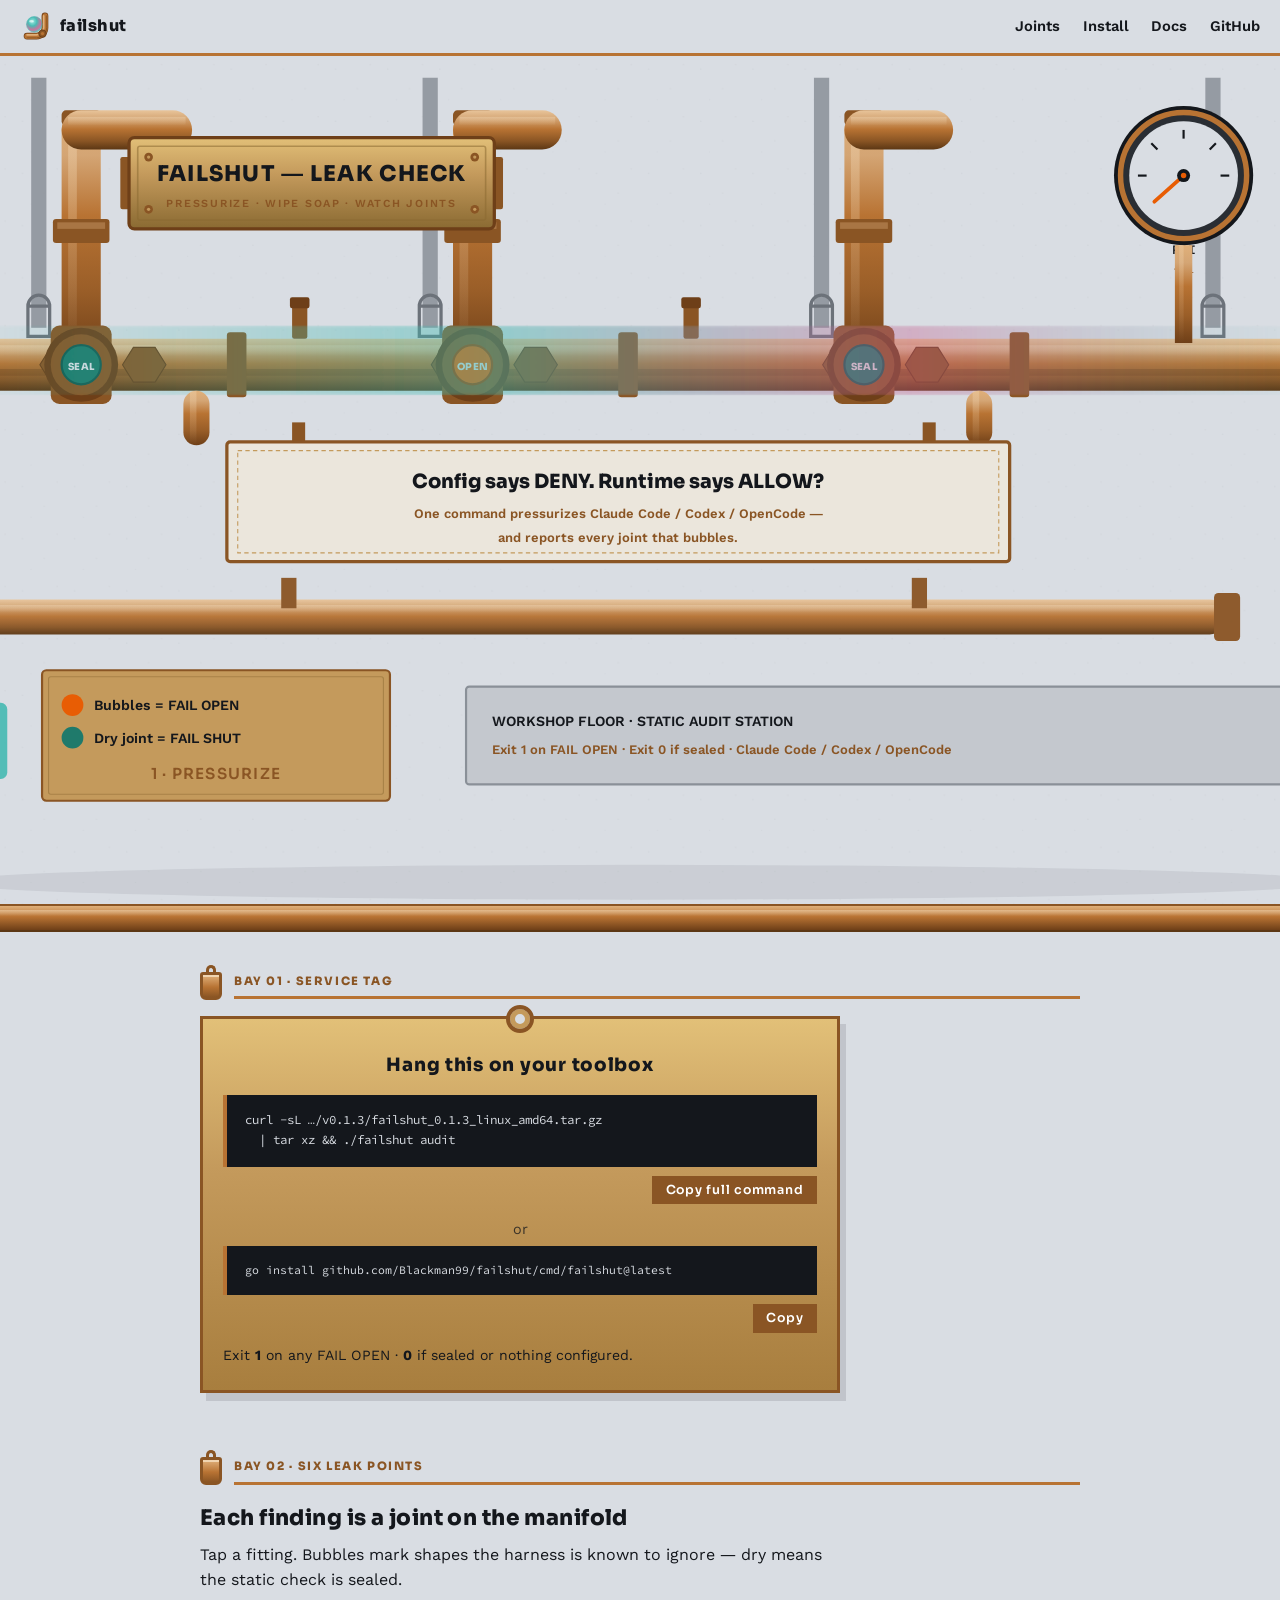
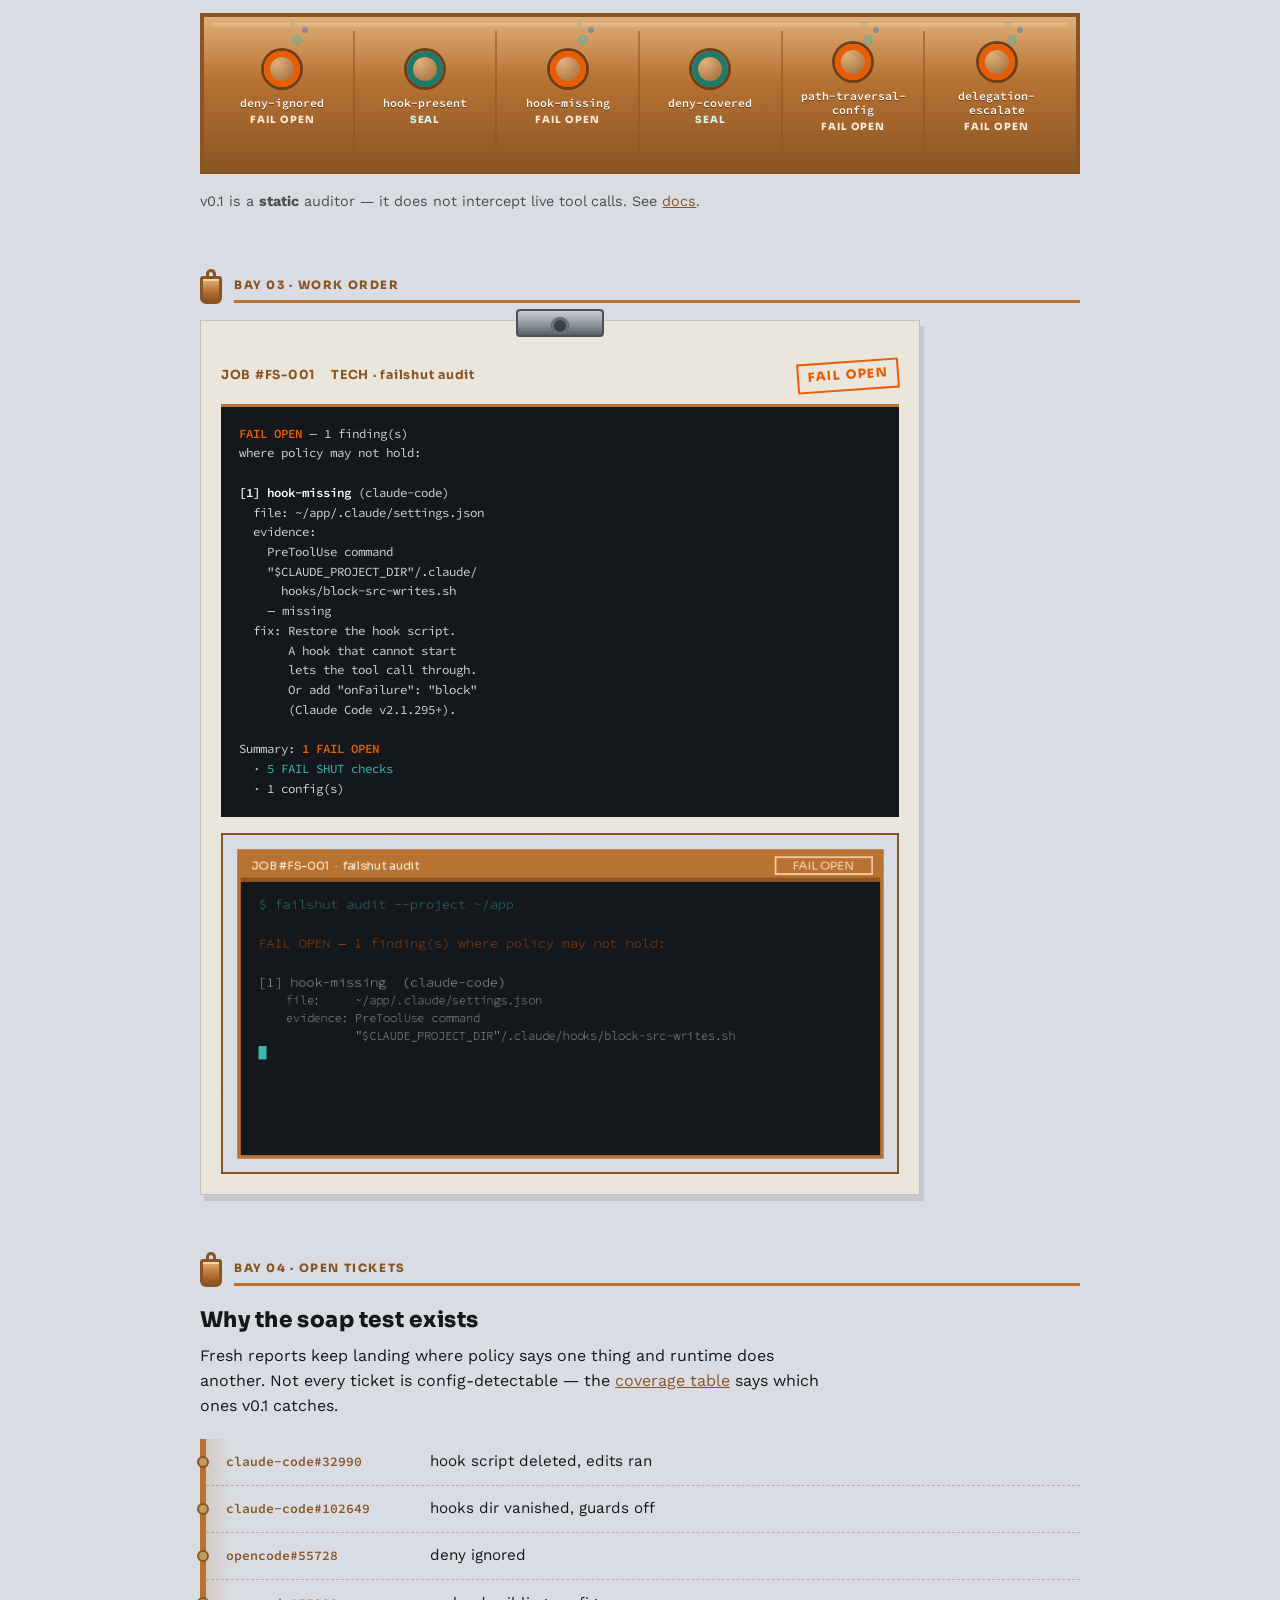
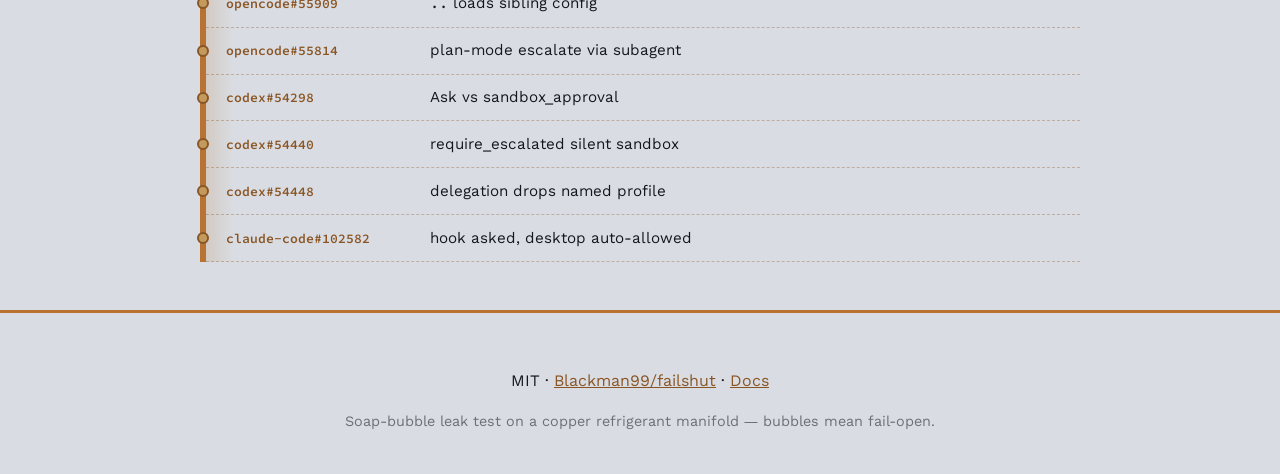
<file: site/index.html>
<!DOCTYPE html>
<html lang="en">
<head>
<meta charset="utf-8"/>
<meta name="viewport" content="width=device-width, initial-scale=1"/>
<title>failshut — leak-check for AI agent permission hooks</title>
<meta name="description" content="Tell you, in one command, whether your AI coding-agent permission hooks and deny/ask rules actually fail shut — or silently fail open."/>
<meta name="theme-color" content="#d9dde3"/>
<link rel="canonical" href="https://blackman99.github.io/failshut/"/>
<meta property="og:title" content="failshut — FAIL OPEN or FAIL SHUT?"/>
<meta property="og:description" content="Static leak-check for Claude Code / Codex / OpenCode permission configs. One command. Exit 1 if anything fails open."/>
<meta property="og:image" content="https://blackman99.github.io/failshut/og.png"/>
<meta property="og:image:width" content="1200"/>
<meta property="og:image:height" content="630"/>
<meta property="og:image:alt" content="Copper refrigerant manifold with soap bubbles on a fail-open joint and a brass FAILSHUT nameplate"/>
<meta property="og:url" content="https://blackman99.github.io/failshut/"/>
<meta property="og:type" content="website"/>
<meta property="og:site_name" content="failshut"/>
<meta name="twitter:card" content="summary_large_image"/>
<meta name="twitter:title" content="failshut — leak-check for AI agent permissions"/>
<meta name="twitter:description" content="Config says DENY. Runtime says ALLOW? Find out in one command."/>
<meta name="twitter:image" content="https://blackman99.github.io/failshut/og.png"/>
<link rel="icon" href="favicon.svg" type="image/svg+xml"/>
<link rel="icon" href="favicon-32.png" type="image/png" sizes="32x32"/>
<link rel="icon" href="favicon-16.png" type="image/png" sizes="16x16"/>
<link rel="apple-touch-icon" href="apple-touch-icon.png" sizes="180x180"/>
<link rel="preload" href="fonts/sora.woff2" as="font" type="font/woff2" crossorigin/>
<link rel="preload" href="fonts/work-sans.woff2" as="font" type="font/woff2" crossorigin/>
<link rel="stylesheet" href="style.css"/>
<script type="application/ld+json">{"@context":"https://schema.org","@type":"SoftwareApplication","name":"failshut","applicationCategory":"DeveloperApplication","operatingSystem":"Linux, macOS, Windows","license":"https://opensource.org/licenses/MIT","url":"https://blackman99.github.io/failshut/","codeRepository":"https://github.com/Blackman99/failshut","offers":{"@type":"Offer","price":"0","priceCurrency":"USD"},"description":"Static leak-check for AI coding-agent permission hooks and deny/ask rules."}</script>
</head>
<body>
<a class="skip" href="#main">Skip to content</a>

<header class="shop-bar">
  <a class="brand" href="./"><img src="logo.svg" width="32" height="32" alt=""/>failshut</a>
  <nav aria-label="Primary">
    <a href="#joints">Joints</a>
    <a href="#install">Install</a>
    <a href="docs/">Docs</a>
    <a href="https://github.com/Blackman99/failshut">GitHub</a>
  </nav>
</header>

<main id="main">

<!-- ========== HERO: manifold fills the first viewport ========== -->
<section class="hero" id="manifold" aria-label="Copper manifold soap-bubble leak check">
  <div class="shop-wall" aria-hidden="true"></div>

  <!-- DESKTOP: horizontal manifold — meet (never slice/crop) -->
  <svg class="manifold manifold-desk" viewBox="0 0 1440 780" preserveAspectRatio="xMidYMid slice" role="img" aria-labelledby="manifold-title manifold-desc">
    <title id="manifold-title">Pressurized copper refrigerant manifold</title>
    <desc id="manifold-desc">A workshop copper pipe run with brass stamped nameplate. After pressure rises and soap is wiped on, soap bubbles nucleate only on the fail-open joint; sealed joints stay dry.</desc>
    <defs>
      <linearGradient id="cu-v" x1="0" y1="0" x2="0" y2="1">
        <stop offset="0%" stop-color="#e0b07a"/>
        <stop offset="18%" stop-color="#d4a574"/>
        <stop offset="42%" stop-color="#b87333"/>
        <stop offset="72%" stop-color="#9a5e28"/>
        <stop offset="100%" stop-color="#6e3f18"/>
      </linearGradient>
      <linearGradient id="cu-h" x1="0" y1="0" x2="0" y2="1">
        <stop offset="0%" stop-color="#e8c49a"/>
        <stop offset="22%" stop-color="#d4a574"/>
        <stop offset="48%" stop-color="#b87333"/>
        <stop offset="78%" stop-color="#8a5524"/>
        <stop offset="100%" stop-color="#5c3714"/>
      </linearGradient>
      <linearGradient id="cu-hi" x1="0" y1="0" x2="0" y2="1">
        <stop offset="0%" stop-color="#f0d4b0" stop-opacity=".9"/>
        <stop offset="100%" stop-color="#f0d4b0" stop-opacity="0"/>
      </linearGradient>
      <linearGradient id="brass-g" x1="0" y1="0" x2="0" y2="1">
        <stop offset="0%" stop-color="#e2c078"/>
        <stop offset="40%" stop-color="#c49a5c"/>
        <stop offset="100%" stop-color="#8a6a32"/>
      </linearGradient>
      <radialGradient id="soap-fill" cx="35%" cy="30%" r="65%">
        <stop offset="0%" stop-color="#9fe8e2" stop-opacity=".55"/>
        <stop offset="35%" stop-color="#3db8b0" stop-opacity=".75"/>
        <stop offset="70%" stop-color="#c45a8c" stop-opacity=".55"/>
        <stop offset="100%" stop-color="#3db8b0" stop-opacity=".25"/>
      </radialGradient>
      <linearGradient id="soap-brush" x1="0" y1="0" x2="1" y2="0">
        <stop offset="0%" stop-color="#3db8b0" stop-opacity="0"/>
        <stop offset="40%" stop-color="#3db8b0" stop-opacity=".45"/>
        <stop offset="70%" stop-color="#c45a8c" stop-opacity=".35"/>
        <stop offset="100%" stop-color="#3db8b0" stop-opacity="0"/>
      </linearGradient>
      <filter id="soft-blur" x="-20%" y="-20%" width="140%" height="140%">
        <feGaussianBlur stdDeviation="1.4"/>
      </filter>
      <pattern id="concrete" width="48" height="48" patternUnits="userSpaceOnUse">
        <rect width="48" height="48" fill="#d9dde3"/>
        <circle cx="8" cy="12" r=".6" fill="#c4c8ce" opacity=".5"/>
        <circle cx="28" cy="30" r=".5" fill="#b8bcc4" opacity=".4"/>
        <circle cx="40" cy="8" r=".7" fill="#c4c8ce" opacity=".35"/>
        <circle cx="16" cy="40" r=".4" fill="#b0b4bc" opacity=".4"/>
      </pattern>
      <clipPath id="pipe-run-clip">
        <rect x="60" y="248" width="1320" height="64"/>
      </clipPath>
    </defs>

    <rect width="1440" height="780" fill="url(#concrete)"/>

    <!-- supports -->
    <g class="supports" opacity=".85">
      <rect x="160" y="20" width="14" height="230" fill="#8a9098"/>
      <rect x="520" y="20" width="14" height="230" fill="#8a9098"/>
      <rect x="880" y="20" width="14" height="230" fill="#8a9098"/>
      <rect x="1240" y="20" width="14" height="230" fill="#8a9098"/>
      <path d="M157 230 h20 v28 h-20 z M157 230 a10 10 0 0 1 20 0" fill="none" stroke="#5a6068" stroke-width="3"/>
      <path d="M517 230 h20 v28 h-20 z M517 230 a10 10 0 0 1 20 0" fill="none" stroke="#5a6068" stroke-width="3"/>
      <path d="M877 230 h20 v28 h-20 z M877 230 a10 10 0 0 1 20 0" fill="none" stroke="#5a6068" stroke-width="3"/>
      <path d="M1237 230 h20 v28 h-20 z M1237 230 a10 10 0 0 1 20 0" fill="none" stroke="#5a6068" stroke-width="3"/>
    </g>

    <!-- risers -->
    <g class="riser">
      <rect x="188" y="50" width="36" height="230" rx="18" fill="url(#cu-v)"/>
      <rect x="194" y="50" width="8" height="230" fill="url(#cu-hi)" opacity=".55"/>
      <rect x="188" y="50" width="36" height="14" rx="4" fill="#8a5524"/>
      <rect x="180" y="150" width="52" height="22" rx="3" fill="#8a5524"/>
      <rect x="184" y="153" width="44" height="6" fill="#d4a574" opacity=".4"/>
    </g>
    <g class="riser">
      <rect x="548" y="50" width="36" height="230" rx="18" fill="url(#cu-v)"/>
      <rect x="554" y="50" width="8" height="230" fill="url(#cu-hi)" opacity=".55"/>
      <rect x="548" y="50" width="36" height="14" rx="4" fill="#8a5524"/>
      <rect x="540" y="150" width="52" height="22" rx="3" fill="#8a5524"/>
      <rect x="544" y="153" width="44" height="6" fill="#d4a574" opacity=".4"/>
    </g>
    <g class="riser">
      <rect x="908" y="50" width="36" height="230" rx="18" fill="url(#cu-v)"/>
      <rect x="914" y="50" width="8" height="230" fill="url(#cu-hi)" opacity=".55"/>
      <rect x="908" y="50" width="36" height="14" rx="4" fill="#8a5524"/>
      <rect x="900" y="150" width="52" height="22" rx="3" fill="#8a5524"/>
      <rect x="904" y="153" width="44" height="6" fill="#d4a574" opacity=".4"/>
    </g>

    <rect x="188" y="50" width="120" height="36" rx="18" fill="url(#cu-h)"/>
    <rect x="194" y="56" width="108" height="8" fill="url(#cu-hi)" opacity=".5"/>
    <rect x="548" y="50" width="100" height="36" rx="18" fill="url(#cu-h)"/>
    <rect x="554" y="56" width="88" height="8" fill="url(#cu-hi)" opacity=".5"/>
    <rect x="908" y="50" width="100" height="36" rx="18" fill="url(#cu-h)"/>
    <rect x="914" y="56" width="88" height="8" fill="url(#cu-hi)" opacity=".5"/>

    <!-- header run (raised) -->
    <g class="header-run">
      <rect x="60" y="260" width="1320" height="48" rx="24" fill="url(#cu-h)"/>
      <rect x="70" y="266" width="1300" height="10" rx="5" fill="url(#cu-hi)" opacity=".55"/>
      <rect x="70" y="288" width="1300" height="6" rx="3" fill="#6e3f18" opacity=".35"/>
      <rect x="48" y="252" width="28" height="64" rx="6" fill="#8a5524"/>
      <rect x="1364" y="252" width="28" height="64" rx="6" fill="#8a5524"/>
      <rect x="340" y="254" width="18" height="60" rx="3" fill="#8a5524"/>
      <rect x="700" y="254" width="18" height="60" rx="3" fill="#8a5524"/>
      <rect x="1060" y="254" width="18" height="60" rx="3" fill="#8a5524"/>
    </g>

    <g class="tees">
      <rect x="178" y="248" width="56" height="72" rx="8" fill="#8a5524"/>
      <rect x="186" y="256" width="40" height="10" fill="#d4a574" opacity=".35"/>
      <rect x="538" y="248" width="56" height="72" rx="8" fill="#8a5524"/>
      <rect x="546" y="256" width="40" height="10" fill="#d4a574" opacity=".35"/>
      <rect x="898" y="248" width="56" height="72" rx="8" fill="#8a5524"/>
      <rect x="906" y="256" width="40" height="10" fill="#d4a574" opacity=".35"/>
    </g>

    <g class="hex-nuts" fill="#8a5524" stroke="#6e3f18" stroke-width="1">
      <polygon points="168,284 178,268 198,268 208,284 198,300 178,300"/>
      <polygon points="244,284 254,268 274,268 284,284 274,300 254,300"/>
      <polygon points="528,284 538,268 558,268 568,284 558,300 538,300"/>
      <polygon points="604,284 614,268 634,268 644,284 634,300 614,300"/>
      <polygon points="888,284 898,268 918,268 928,284 918,300 898,300"/>
      <polygon points="964,284 974,268 994,268 1004,284 994,300 974,300"/>
    </g>
    <g class="schraders">
      <rect x="400" y="230" width="14" height="30" rx="2" fill="#8a5524"/>
      <rect x="398" y="222" width="18" height="10" rx="2" fill="#6e3f18"/>
      <rect x="760" y="230" width="14" height="30" rx="2" fill="#8a5524"/>
      <rect x="758" y="222" width="18" height="10" rx="2" fill="#6e3f18"/>
    </g>

    <!-- Joint A SEAL -->
    <g class="joint seal" data-state="seal" transform="translate(206 284)">
      <circle r="34" fill="#6e3f18"/>
      <circle r="28" fill="#8a5524"/>
      <circle r="18" fill="#1f7a6b"/>
      <circle r="18" fill="none" stroke="#145c52" stroke-width="2"/>
      <text class="j-badge" text-anchor="middle" y="5">SEAL</text>
    </g>
    <!-- Joint B FAIL OPEN -->
    <g class="joint leak" data-state="leak" transform="translate(566 284)">
      <circle r="34" fill="#6e3f18"/>
      <circle r="28" fill="#8a5524"/>
      <circle r="18" fill="#e85d04"/>
      <circle r="18" fill="none" stroke="#a33f00" stroke-width="2"/>
      <text class="j-badge" text-anchor="middle" y="5">OPEN</text>
    </g>
    <!-- Joint C SEAL -->
    <g class="joint seal" data-state="seal" transform="translate(926 284)">
      <circle r="34" fill="#6e3f18"/>
      <circle r="28" fill="#8a5524"/>
      <circle r="18" fill="#1f7a6b"/>
      <circle r="18" fill="none" stroke="#145c52" stroke-width="2"/>
      <text class="j-badge" text-anchor="middle" y="5">SEAL</text>
    </g>

    <g clip-path="url(#pipe-run-clip)">
      <rect class="soap-wipe" x="60" y="248" width="0" height="64" fill="url(#soap-brush)" filter="url(#soft-blur)"/>
    </g>

    <g class="bubble-field" transform="translate(566 284)" aria-hidden="true">
      <circle class="bubble" data-i="0" cx="4" cy="-8" r="0" fill="url(#soap-fill)" stroke="#3db8b0" stroke-width="2" opacity="0"/>
      <circle class="bubble" data-i="1" cx="26" cy="-40" r="0" fill="url(#soap-fill)" stroke="#3db8b0" stroke-width="1.6" opacity="0"/>
      <circle class="bubble" data-i="2" cx="-22" cy="-56" r="0" fill="url(#soap-fill)" stroke="#c45a8c" stroke-width="1.6" opacity="0"/>
      <circle class="bubble" data-i="3" cx="14" cy="-88" r="0" fill="url(#soap-fill)" stroke="#3db8b0" stroke-width="1.4" opacity="0"/>
      <circle class="bubble" data-i="4" cx="-10" cy="-118" r="0" fill="url(#soap-fill)" stroke="#c45a8c" stroke-width="1.4" opacity="0"/>
      <circle class="bubble" data-i="5" cx="32" cy="-148" r="0" fill="url(#soap-fill)" stroke="#3db8b0" stroke-width="1.2" opacity="0"/>
      <circle class="bubble" data-i="6" cx="-28" cy="-160" r="0" fill="url(#soap-fill)" stroke="#c45a8c" stroke-width="1.2" opacity="0"/>
      <circle class="bubble" data-i="7" cx="8" cy="-190" r="0" fill="url(#soap-fill)" stroke="#3db8b0" stroke-width="1.2" opacity="0"/>
    </g>

    <!-- BRASS NAMEPLATE = h1 object in scene -->
    <g class="nameplate" transform="translate(250 75)">
      <rect x="-8" y="18" width="16" height="48" rx="2" fill="#8a5524"/>
      <rect x="328" y="18" width="16" height="48" rx="2" fill="#8a5524"/>
      <rect width="336" height="84" rx="5" fill="url(#brass-g)" stroke="#6e3f18" stroke-width="3"/>
      <rect x="8" y="8" width="320" height="68" rx="2" fill="none" stroke="#8a6a32" stroke-width="1.5" opacity=".55"/>
      <circle cx="18" cy="18" r="4" fill="#8a5524"/><circle cx="18" cy="18" r="1.5" fill="#c49a5c"/>
      <circle cx="318" cy="18" r="4" fill="#8a5524"/><circle cx="318" cy="18" r="1.5" fill="#c49a5c"/>
      <circle cx="18" cy="66" r="4" fill="#8a5524"/><circle cx="18" cy="66" r="1.5" fill="#c49a5c"/>
      <circle cx="318" cy="66" r="4" fill="#8a5524"/><circle cx="318" cy="66" r="1.5" fill="#c49a5c"/>
      <text x="168" y="40" text-anchor="middle" class="plate-h1">FAILSHUT — LEAK CHECK</text>
      <text x="168" y="64" text-anchor="middle" class="plate-sub">PRESSURIZE · WIPE SOAP · WATCH JOINTS</text>
    </g>

    <!-- GAUGE -->
    <g class="gauge" transform="translate(1220 110)">
      <circle r="64" fill="#14171c"/>
      <circle r="58" fill="#2a2e34" stroke="#b87333" stroke-width="5"/>
      <circle r="50" fill="#d9dde3"/>
      <g stroke="#14171c" stroke-width="2">
        <line x1="0" y1="-42" x2="0" y2="-34" transform="rotate(-90)"/>
        <line x1="0" y1="-42" x2="0" y2="-34" transform="rotate(-45)"/>
        <line x1="0" y1="-42" x2="0" y2="-34" transform="rotate(0)"/>
        <line x1="0" y1="-42" x2="0" y2="-34" transform="rotate(45)"/>
        <line x1="0" y1="-42" x2="0" y2="-34" transform="rotate(90)"/>
      </g>
      <line class="needle" x1="0" y1="0" x2="0" y2="-36" stroke="#e85d04" stroke-width="3.5" stroke-linecap="round"/>
      <circle r="6" fill="#14171c"/>
      <circle r="2.5" fill="#e85d04"/>
      <text class="gauge-lbl" y="72" text-anchor="middle">PSI</text>
      <text class="gauge-state" y="90" text-anchor="middle">0</text>
      <rect x="-8" y="64" width="16" height="90" fill="url(#cu-v)"/>
      <rect x="-4" y="64" width="4" height="90" fill="url(#cu-hi)" opacity=".4"/>
    </g>

    <!-- drop legs + lede board HANGING from main header — fills the bay, no empty concrete void -->
    <g class="drop-legs">
      <rect x="300" y="308" width="24" height="50" rx="12" fill="url(#cu-v)"/>
      <rect x="306" y="308" width="6" height="50" fill="url(#cu-hi)" opacity=".45"/>
      <rect x="1020" y="308" width="24" height="50" rx="12" fill="url(#cu-v)"/>
      <rect x="1026" y="308" width="6" height="50" fill="url(#cu-hi)" opacity=".45"/>
    </g>

    <g class="lede-board" transform="translate(340 355)">
      <rect x="60" y="-18" width="12" height="22" fill="#8a5524"/>
      <rect x="640" y="-18" width="12" height="22" fill="#8a5524"/>
      <rect width="720" height="110" rx="3" fill="#ebe6dc" stroke="#8a5524" stroke-width="3"/>
      <rect x="10" y="8" width="700" height="94" fill="none" stroke="#c49a5c" stroke-width="1" stroke-dasharray="4 3"/>
      <text x="360" y="42" text-anchor="middle" class="board-lede">Config says DENY. Runtime says ALLOW?</text>
      <text x="360" y="70" text-anchor="middle" class="board-sub">One command pressurizes Claude Code / Codex / OpenCode —</text>
      <text x="360" y="92" text-anchor="middle" class="board-sub">and reports every joint that bubbles.</text>
    </g>

    <!-- return rail under the board -->
    <g class="return-run" opacity=".95">
      <rect x="80" y="500" width="1180" height="32" rx="16" fill="url(#cu-h)"/>
      <rect x="90" y="505" width="1160" height="7" rx="3" fill="url(#cu-hi)" opacity=".5"/>
      <rect x="68" y="494" width="24" height="44" rx="4" fill="#8a5524"/>
      <rect x="1248" y="494" width="24" height="44" rx="4" fill="#8a5524"/>
      <!-- legs from board straps into return -->
      <rect x="390" y="480" width="14" height="28" fill="#8a5524"/>
      <rect x="970" y="480" width="14" height="28" fill="#8a5524"/>
    </g>

    <g class="soap-bottle" transform="translate(90 555)">
      <rect x="0" y="40" width="48" height="70" rx="6" fill="#3db8b0" opacity=".85"/>
      <rect x="8" y="20" width="32" height="24" rx="3" fill="#2a8a84"/>
      <rect x="16" y="8" width="16" height="16" rx="2" fill="#1f7a6b"/>
      <text x="24" y="82" text-anchor="middle" class="prop-lbl">SOAP</text>
    </g>

    <g class="legend-plate" transform="translate(170 565)">
      <rect width="320" height="120" rx="4" fill="#c49a5c" stroke="#8a5524" stroke-width="2"/>
      <rect x="6" y="6" width="308" height="108" rx="2" fill="none" stroke="#8a6a32" stroke-width="1" opacity=".5"/>
      <circle cx="28" cy="32" r="10" fill="#e85d04"/>
      <text x="48" y="37" class="leg-txt">Bubbles = FAIL OPEN</text>
      <circle cx="28" cy="62" r="10" fill="#1f7a6b"/>
      <text x="48" y="67" class="leg-txt">Dry joint = FAIL SHUT</text>
      <text class="stage-readout" x="160" y="100" text-anchor="middle">…</text>
    </g>

    <!-- tool shelf plaque right of legend -->
    <g transform="translate(560 580)">
      <rect width="780" height="90" rx="3" fill="#c4c8ce" stroke="#8a9098" stroke-width="2"/>
      <text x="24" y="36" class="leg-txt">WORKSHOP FLOOR · STATIC AUDIT STATION</text>
      <text x="24" y="62" class="board-sub">Exit 1 on FAIL OPEN · Exit 0 if sealed · Claude Code / Codex / OpenCode</text>
    </g>

    <ellipse cx="720" cy="760" rx="640" ry="16" fill="#14171c" opacity=".07"/>
  </svg>

  <!-- MOBILE: vertical bay — full plate, gauge, soap, legend, no crop -->
  <svg class="manifold manifold-mob" viewBox="0 0 390 720" preserveAspectRatio="xMidYMin meet" role="img" aria-hidden="true">
    <defs>
      <linearGradient id="m-cu-v" x1="0" y1="0" x2="0" y2="1">
        <stop offset="0%" stop-color="#e0b07a"/>
        <stop offset="42%" stop-color="#b87333"/>
        <stop offset="100%" stop-color="#6e3f18"/>
      </linearGradient>
      <linearGradient id="m-cu-h" x1="0" y1="0" x2="0" y2="1">
        <stop offset="0%" stop-color="#e8c49a"/>
        <stop offset="48%" stop-color="#b87333"/>
        <stop offset="100%" stop-color="#5c3714"/>
      </linearGradient>
      <linearGradient id="m-cu-hi" x1="0" y1="0" x2="0" y2="1">
        <stop offset="0%" stop-color="#f0d4b0" stop-opacity=".9"/>
        <stop offset="100%" stop-color="#f0d4b0" stop-opacity="0"/>
      </linearGradient>
      <linearGradient id="m-brass" x1="0" y1="0" x2="0" y2="1">
        <stop offset="0%" stop-color="#e2c078"/>
        <stop offset="40%" stop-color="#c49a5c"/>
        <stop offset="100%" stop-color="#8a6a32"/>
      </linearGradient>
      <radialGradient id="m-soap" cx="35%" cy="30%" r="65%">
        <stop offset="0%" stop-color="#9fe8e2" stop-opacity=".55"/>
        <stop offset="35%" stop-color="#3db8b0" stop-opacity=".75"/>
        <stop offset="70%" stop-color="#c45a8c" stop-opacity=".55"/>
        <stop offset="100%" stop-color="#3db8b0" stop-opacity=".25"/>
      </radialGradient>
      <linearGradient id="m-brush" x1="0" y1="0" x2="0" y2="1">
        <stop offset="0%" stop-color="#3db8b0" stop-opacity="0"/>
        <stop offset="40%" stop-color="#3db8b0" stop-opacity=".45"/>
        <stop offset="70%" stop-color="#c45a8c" stop-opacity=".35"/>
        <stop offset="100%" stop-color="#3db8b0" stop-opacity="0"/>
      </linearGradient>
      <pattern id="m-concrete" width="48" height="48" patternUnits="userSpaceOnUse">
        <rect width="48" height="48" fill="#d9dde3"/>
        <circle cx="8" cy="12" r=".6" fill="#c4c8ce" opacity=".5"/>
        <circle cx="28" cy="30" r=".5" fill="#b8bcc4" opacity=".4"/>
      </pattern>
      <clipPath id="m-pipe-clip">
        <rect x="155" y="200" width="80" height="360"/>
      </clipPath>
    </defs>
    <rect width="390" height="720" fill="url(#m-concrete)"/>

    <!-- full-width brass plate — never cropped -->
    <g transform="translate(20 24)">
      <rect width="350" height="88" rx="5" fill="url(#m-brass)" stroke="#6e3f18" stroke-width="3"/>
      <rect x="8" y="8" width="334" height="72" rx="2" fill="none" stroke="#8a6a32" stroke-width="1.5" opacity=".55"/>
      <circle cx="16" cy="16" r="4" fill="#8a5524"/><circle cx="334" cy="16" r="4" fill="#8a5524"/>
      <circle cx="16" cy="72" r="4" fill="#8a5524"/><circle cx="334" cy="72" r="4" fill="#8a5524"/>
      <text x="175" y="42" text-anchor="middle" class="plate-h1 m-plate">FAILSHUT — LEAK CHECK</text>
      <text x="175" y="68" text-anchor="middle" class="plate-sub m-plate-sub">PRESSURIZE · WIPE SOAP · WATCH</text>
    </g>

    <!-- vertical copper riser (main bay) -->
    <rect x="171" y="130" width="48" height="430" rx="24" fill="url(#m-cu-v)"/>
    <rect x="179" y="130" width="10" height="430" fill="url(#m-cu-hi)" opacity=".55"/>
    <rect x="160" y="200" width="70" height="22" rx="3" fill="#8a5524"/>
    <rect x="160" y="340" width="70" height="22" rx="3" fill="#8a5524"/>
    <rect x="160" y="480" width="70" height="22" rx="3" fill="#8a5524"/>

    <!-- Joint SEAL (top) -->
    <g class="joint seal" data-state="seal" transform="translate(195 230)">
      <circle r="30" fill="#6e3f18"/><circle r="24" fill="#8a5524"/>
      <circle r="16" fill="#1f7a6b"/><circle r="16" fill="none" stroke="#145c52" stroke-width="2"/>
      <text class="j-badge" text-anchor="middle" y="5">SEAL</text>
    </g>
    <!-- Joint OPEN (mid) — bubbles -->
    <g class="joint leak" data-state="leak" transform="translate(195 370)">
      <circle r="30" fill="#6e3f18"/><circle r="24" fill="#8a5524"/>
      <circle r="16" fill="#e85d04"/><circle r="16" fill="none" stroke="#a33f00" stroke-width="2"/>
      <text class="j-badge" text-anchor="middle" y="5">OPEN</text>
    </g>
    <!-- Joint SEAL (bottom) -->
    <g class="joint seal" data-state="seal" transform="translate(195 510)">
      <circle r="30" fill="#6e3f18"/><circle r="24" fill="#8a5524"/>
      <circle r="16" fill="#1f7a6b"/><circle r="16" fill="none" stroke="#145c52" stroke-width="2"/>
      <text class="j-badge" text-anchor="middle" y="5">SEAL</text>
    </g>

    <!-- soap wipe vertical -->
    <g clip-path="url(#m-pipe-clip)">
      <rect class="soap-wipe soap-wipe-mob" x="155" y="200" width="80" height="0" fill="url(#m-brush)"/>
    </g>

    <!-- bubbles on OPEN joint only -->
    <g class="bubble-field bubble-field-mob" transform="translate(195 370)" aria-hidden="true">
      <circle class="bubble bubble-mob" data-i="0" cx="18" cy="-6" r="0" fill="url(#m-soap)" stroke="#3db8b0" stroke-width="2" opacity="0"/>
      <circle class="bubble bubble-mob" data-i="1" cx="36" cy="-36" r="0" fill="url(#m-soap)" stroke="#3db8b0" stroke-width="1.6" opacity="0"/>
      <circle class="bubble bubble-mob" data-i="2" cx="48" cy="-64" r="0" fill="url(#m-soap)" stroke="#c45a8c" stroke-width="1.6" opacity="0"/>
      <circle class="bubble bubble-mob" data-i="3" cx="28" cy="-92" r="0" fill="url(#m-soap)" stroke="#3db8b0" stroke-width="1.4" opacity="0"/>
      <circle class="bubble bubble-mob" data-i="4" cx="52" cy="-118" r="0" fill="url(#m-soap)" stroke="#c45a8c" stroke-width="1.4" opacity="0"/>
      <circle class="bubble bubble-mob" data-i="5" cx="40" cy="-144" r="0" fill="url(#m-soap)" stroke="#3db8b0" stroke-width="1.2" opacity="0"/>
      <circle class="bubble bubble-mob" data-i="6" cx="58" cy="-168" r="0" fill="url(#m-soap)" stroke="#c45a8c" stroke-width="1.2" opacity="0"/>
      <circle class="bubble bubble-mob" data-i="7" cx="34" cy="-190" r="0" fill="url(#m-soap)" stroke="#3db8b0" stroke-width="1.2" opacity="0"/>
    </g>

    <!-- gauge left -->
    <g class="gauge gauge-mob" transform="translate(72 280)">
      <circle r="42" fill="#14171c"/>
      <circle r="38" fill="#2a2e34" stroke="#b87333" stroke-width="4"/>
      <circle r="32" fill="#d9dde3"/>
      <line class="needle needle-mob" x1="0" y1="0" x2="0" y2="-24" stroke="#e85d04" stroke-width="3" stroke-linecap="round"/>
      <circle r="4" fill="#14171c"/>
      <text class="gauge-lbl" y="52" text-anchor="middle" font-size="10">PSI</text>
      <text class="gauge-state gauge-state-mob" y="66" text-anchor="middle" font-size="10">0</text>
    </g>

    <!-- soap bottle right -->
    <g transform="translate(300 240)">
      <rect x="0" y="36" width="40" height="58" rx="5" fill="#3db8b0" opacity=".85"/>
      <rect x="6" y="18" width="28" height="20" rx="3" fill="#2a8a84"/>
      <rect x="12" y="8" width="16" height="14" rx="2" fill="#1f7a6b"/>
      <text x="20" y="72" text-anchor="middle" class="prop-lbl">SOAP</text>
    </g>

    <!-- legend -->
    <g transform="translate(24 580)">
      <rect width="342" height="100" rx="4" fill="#c49a5c" stroke="#8a5524" stroke-width="2"/>
      <circle cx="24" cy="28" r="9" fill="#e85d04"/>
      <text x="42" y="32" class="leg-txt" font-size="12">Bubbles = FAIL OPEN</text>
      <circle cx="24" cy="54" r="9" fill="#1f7a6b"/>
      <text x="42" y="58" class="leg-txt" font-size="12">Dry joint = FAIL SHUT</text>
      <text class="stage-readout stage-readout-mob" x="171" y="86" text-anchor="middle" font-size="12">…</text>
    </g>

    <!-- lede board -->
    <g transform="translate(24 130)">
      <rect width="120" height="90" rx="2" fill="#ebe6dc" stroke="#8a5524" stroke-width="2"/>
      <text x="60" y="28" text-anchor="middle" class="board-lede-sm">Config says</text>
      <text x="60" y="46" text-anchor="middle" class="board-lede-sm">DENY.</text>
      <text x="60" y="64" text-anchor="middle" class="board-lede-sm">Runtime says</text>
      <text x="60" y="82" text-anchor="middle" class="board-lede-sm">ALLOW?</text>
    </g>
  </svg>

  <h1 class="visually-hidden">FAILSHUT — LEAK CHECK</h1>
  <button type="button" class="replay" id="replay" hidden>Replay leak test</button>
</section>

<div class="pipe-spine" aria-hidden="true"><div class="spine-bar"></div></div>

<!-- Install hang-tag -->
<section class="bay" id="install">
  <div class="clamp-row"><span class="u-bolt" aria-hidden="true"></span><span class="bay-tag">BAY 01 · SERVICE TAG</span></div>
  <div class="hang-tag">
    <div class="tag-eye" aria-hidden="true"></div>
    <h2>Hang this on your toolbox</h2>
    <pre class="cmd" id="inst-bin" data-full="curl -sL https://github.com/Blackman99/failshut/releases/download/v0.1.3/failshut_0.1.3_linux_amd64.tar.gz | tar xz &amp;&amp; ./failshut audit"><code>curl -sL …/v0.1.3/failshut_0.1.3_linux_amd64.tar.gz
  | tar xz &amp;&amp; ./failshut audit</code></pre>
    <button type="button" class="copy" data-copy="inst-bin" aria-label="Copy full install command">Copy full command</button>
    <p class="or">or</p>
    <pre class="cmd cmd-go" id="inst-go" data-full="go install github.com/Blackman99/failshut/cmd/failshut@latest"><code>go install github.com/Blackman99/failshut/&#8203;cmd/failshut@latest</code></pre>
    <button type="button" class="copy" data-copy="inst-go" aria-label="Copy go install command">Copy</button>
    <p class="hint">Exit <strong>1</strong> on any FAIL OPEN · <strong>0</strong> if sealed or nothing configured.</p>
  </div>
</section>

<!-- Six leak points — mix SEAL + OPEN -->
<section class="bay" id="joints">
  <div class="clamp-row"><span class="u-bolt" aria-hidden="true"></span><span class="bay-tag">BAY 02 · SIX LEAK POINTS</span></div>
  <h2 class="bay-h">Each finding is a joint on the manifold</h2>
  <p class="bay-lede">Tap a fitting. Bubbles mark shapes the harness is known to ignore — dry means the static check is sealed.</p>

  <div class="joint-manifold" role="list">
    <button type="button" class="fitting leak" role="listitem" data-rule="deny-ignored" aria-expanded="false">
      <span class="nut" aria-hidden="true"></span>
      <span class="bubbles-mini" aria-hidden="true"></span>
      <span class="fit-id">deny-ignored</span>
      <span class="fit-state">FAIL OPEN</span>
      <span class="fit-body">OpenCode deny on <code>./Workshop/…</code> never matches the path the read tool checks (opencode#55728).</span>
    </button>
    <button type="button" class="fitting seal" role="listitem" data-rule="hook-present" aria-expanded="false">
      <span class="nut" aria-hidden="true"></span>
      <span class="fit-id">hook-present</span>
      <span class="fit-state">SEAL</span>
      <span class="fit-body">Hook script resolves (<code>bash ~/…</code>, <code>"$CLAUDE_PROJECT_DIR"/…</code>) and can run — dry joint.</span>
    </button>
    <button type="button" class="fitting leak" role="listitem" data-rule="hook-missing" aria-expanded="false">
      <span class="nut" aria-hidden="true"></span>
      <span class="bubbles-mini" aria-hidden="true"></span>
      <span class="fit-id">hook-missing</span>
      <span class="fit-state">FAIL OPEN</span>
      <span class="fit-body">Settings still point at a deleted hook script; the tool call goes through (claude-code#32990).</span>
    </button>
    <button type="button" class="fitting seal" role="listitem" data-rule="deny-covered" aria-expanded="false">
      <span class="nut" aria-hidden="true"></span>
      <span class="fit-id">deny-covered</span>
      <span class="fit-state">SEAL</span>
      <span class="fit-body">Plain <code>"read": "deny"</code> or a relative resource — the deny really matches. No bubble.</span>
    </button>
    <button type="button" class="fitting leak" role="listitem" data-rule="path-traversal-config" aria-expanded="false">
      <span class="nut" aria-hidden="true"></span>
      <span class="bubbles-mini" aria-hidden="true"></span>
      <span class="fit-id">path-traversal-config</span>
      <span class="fit-state">FAIL OPEN</span>
      <span class="fit-body"><code>..</code> in a project path can load a sibling config (opencode#55909).</span>
    </button>
    <button type="button" class="fitting leak" role="listitem" data-rule="delegation-escalate" aria-expanded="false">
      <span class="nut" aria-hidden="true"></span>
      <span class="bubbles-mini" aria-hidden="true"></span>
      <span class="fit-id">delegation-escalate</span>
      <span class="fit-state">FAIL OPEN</span>
      <span class="fit-body">Plan denies edit but can still launch the <code>general</code> subagent (opencode#55814).</span>
    </button>
  </div>
  <p class="fineprint">v0.1 is a <strong>static</strong> auditor — it does not intercept live tool calls. See <a href="docs/">docs</a>.</p>
</section>

<!-- Sample report as work order clipboard -->
<section class="bay" id="report">
  <div class="clamp-row"><span class="u-bolt" aria-hidden="true"></span><span class="bay-tag">BAY 03 · WORK ORDER</span></div>
  <div class="clipboard">
    <div class="clip-metal" aria-hidden="true"></div>
    <header class="wo-head">
      <span>JOB #FS-001</span>
      <span>TECH · failshut audit</span>
      <span class="wo-stamp">FAIL OPEN</span>
    </header>
    <pre class="term"><code><span class="fail">FAIL OPEN</span> — 1 finding(s)
where policy may not hold:

<span class="b">[1] hook-missing</span> (claude-code)
  file: ~/app/.claude/settings.json
  evidence:
    PreToolUse command
    "$CLAUDE_PROJECT_DIR"/.claude/
      hooks/block-src-writes.sh
    — missing
  fix: Restore the hook script.
       A hook that cannot start
       lets the tool call through.
       Or add "onFailure": "block"
       (Claude Code v2.1.295+).

Summary: <span class="fail">1 FAIL OPEN</span>
  · <span class="ok">5 FAIL SHUT checks</span>
  · 1 config(s)</code></pre>
    <img class="demo" src="demo.gif" width="760" height="380" alt="Terminal recording of failshut audit finding FAIL OPEN on hook-missing"/>
  </div>
</section>

<!-- Pain sources as job tickets on a rack -->
<section class="bay" id="tickets">
  <div class="clamp-row"><span class="u-bolt" aria-hidden="true"></span><span class="bay-tag">BAY 04 · OPEN TICKETS</span></div>
  <h2 class="bay-h">Why the soap test exists</h2>
  <p class="bay-lede">Fresh reports keep landing where policy says one thing and runtime does another. Not every ticket is config-detectable — the <a href="https://github.com/Blackman99/failshut#coverage">coverage table</a> says which ones v0.1 catches.</p>
  <ul class="ticket-rack">
    <li class="ticket"><a href="https://github.com/anthropics/claude-code/issues/32990"><span class="t-id">claude-code#32990</span><span class="t-sum">hook script deleted, edits ran</span></a></li>
    <li class="ticket"><a href="https://github.com/anthropics/claude-code/issues/102649"><span class="t-id">claude-code#102649</span><span class="t-sum">hooks dir vanished, guards off</span></a></li>
    <li class="ticket"><a href="https://github.com/anomalyco/opencode/issues/55728"><span class="t-id">opencode#55728</span><span class="t-sum">deny ignored</span></a></li>
    <li class="ticket"><a href="https://github.com/anomalyco/opencode/issues/55909"><span class="t-id">opencode#55909</span><span class="t-sum"><code>..</code> loads sibling config</span></a></li>
    <li class="ticket"><a href="https://github.com/anomalyco/opencode/issues/55814"><span class="t-id">opencode#55814</span><span class="t-sum">plan-mode escalate via subagent</span></a></li>
    <li class="ticket"><a href="https://github.com/openai/codex/issues/54298"><span class="t-id">codex#54298</span><span class="t-sum">Ask vs sandbox_approval</span></a></li>
    <li class="ticket"><a href="https://github.com/openai/codex/issues/54440"><span class="t-id">codex#54440</span><span class="t-sum">require_escalated silent sandbox</span></a></li>
    <li class="ticket"><a href="https://github.com/openai/codex/issues/54448"><span class="t-id">codex#54448</span><span class="t-sum">delegation drops named profile</span></a></li>
    <li class="ticket"><a href="https://github.com/anthropics/claude-code/issues/102582"><span class="t-id">claude-code#102582</span><span class="t-sum">hook asked, desktop auto-allowed</span></a></li>
  </ul>
</section>

</main>

<footer class="shop-foot">
  <p>MIT · <a href="https://github.com/Blackman99/failshut">Blackman99/failshut</a> · <a href="docs/">Docs</a></p>
  <p class="dim">Soap-bubble leak test on a copper refrigerant manifold — bubbles mean fail-open.</p>
</footer>
<script src="app.js"></script>
</body>
</html>
</file>
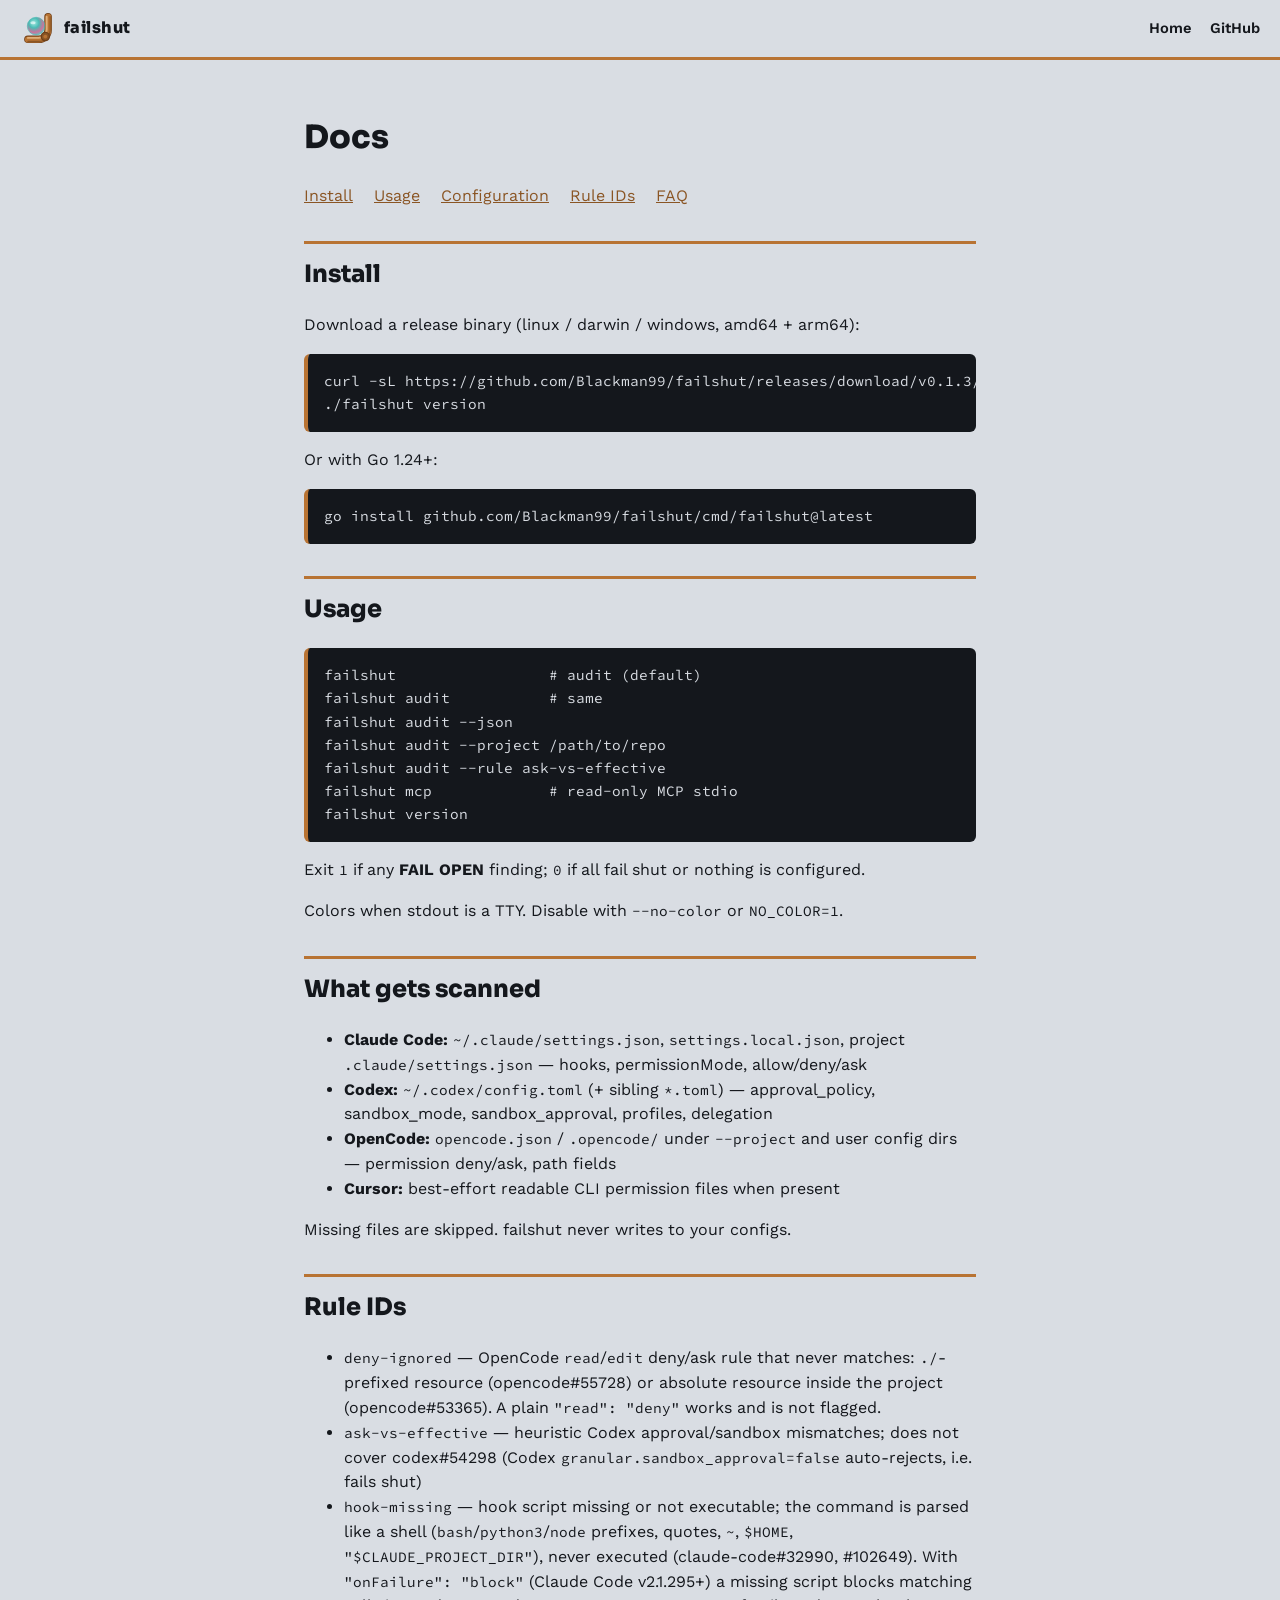
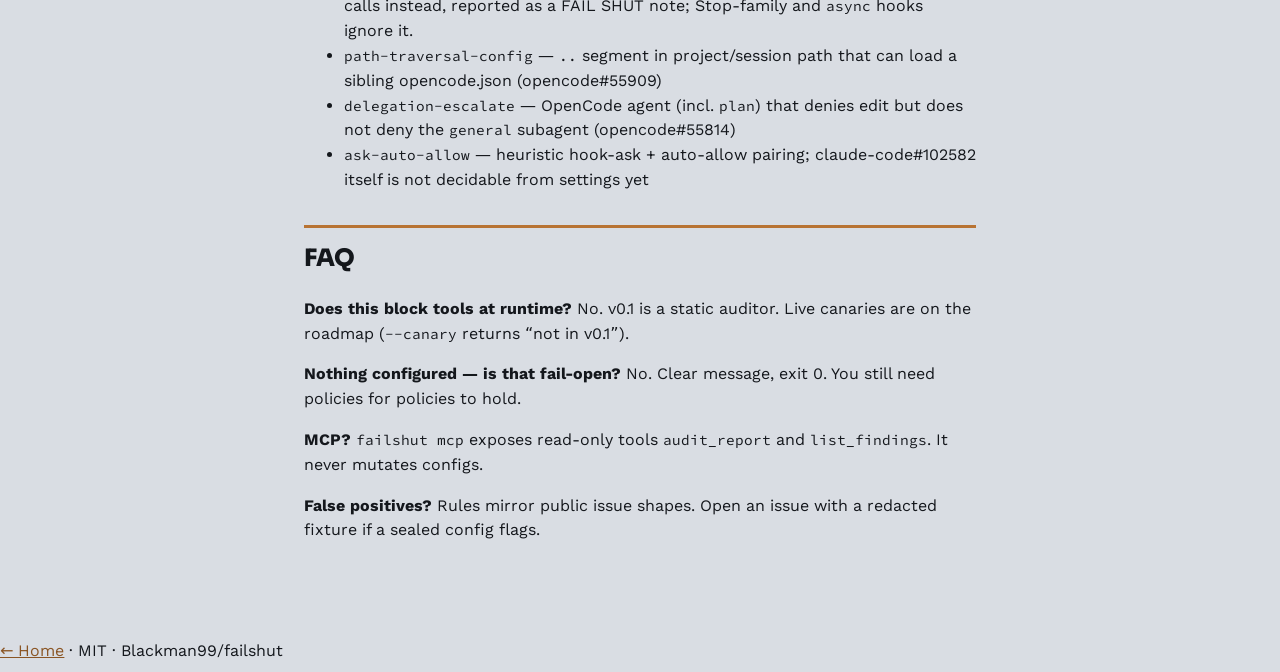
<file: site/docs/index.html>
<!DOCTYPE html>
<html lang="en">
<head>
<meta charset="utf-8"/><meta name="viewport" content="width=device-width, initial-scale=1"/>
<title>failshut docs</title>
<meta name="description" content="Install, usage, configuration, rule reference, and FAQ for failshut."/>
<meta property="og:title" content="failshut docs"/><meta property="og:image" content="https://blackman99.github.io/failshut/og.png"/>
<meta name="twitter:card" content="summary_large_image"/><meta name="twitter:image" content="https://blackman99.github.io/failshut/og.png"/>
<link rel="icon" href="../favicon.svg" type="image/svg+xml"/>
<link rel="icon" href="../favicon-32.png" type="image/png" sizes="32x32"/>
<link rel="apple-touch-icon" href="../apple-touch-icon.png" sizes="180x180"/>
<link rel="stylesheet" href="../style.css"/>
<style>
  .doc { max-width: 720px; margin: 0 auto; padding: 2rem 1.5rem 4rem; }
  .doc h1 { font-family: Sora, sans-serif; font-weight: 800; }
  .doc h2 { font-family: Sora, sans-serif; font-weight: 800; margin-top: 2rem; border-top: 3px solid #b87333; padding-top: .75rem; }
  .doc pre { background: #14171c; color: #d9dde3; padding: 1rem; border-radius: 6px; overflow-x: auto; border-left: 4px solid #b87333; }
  .doc code { font-family: "Source Code Pro", monospace; font-size: .9em; }
  .toc a { display: inline-block; margin-right: 1rem; }
</style>
</head>
<body>
<header class="shop-bar">
  <a class="brand" href="../"><img src="../logo.svg" width="36" height="36" alt=""/>failshut</a>
  <nav><a href="../">Home</a><a href="https://github.com/Blackman99/failshut">GitHub</a></nav>
</header>
<main class="doc">
  <h1>Docs</h1>
  <p class="toc">
    <a href="#install">Install</a>
    <a href="#usage">Usage</a>
    <a href="#configuration">Configuration</a>
    <a href="#reference">Rule IDs</a>
    <a href="#faq">FAQ</a>
  </p>

  <h2 id="install">Install</h2>
  <p>Download a release binary (linux / darwin / windows, amd64 + arm64):</p>
  <pre><code>curl -sL https://github.com/Blackman99/failshut/releases/download/v0.1.3/failshut_0.1.3_linux_amd64.tar.gz | tar xz
./failshut version</code></pre>
  <p>Or with Go 1.24+:</p>
  <pre><code>go install github.com/Blackman99/failshut/cmd/failshut@latest</code></pre>

  <h2 id="usage">Usage</h2>
  <pre><code>failshut                 # audit (default)
failshut audit           # same
failshut audit --json
failshut audit --project /path/to/repo
failshut audit --rule ask-vs-effective
failshut mcp             # read-only MCP stdio
failshut version</code></pre>
  <p>Exit <code>1</code> if any <strong>FAIL OPEN</strong> finding; <code>0</code> if all fail shut or nothing is configured.</p>
  <p>Colors when stdout is a TTY. Disable with <code>--no-color</code> or <code>NO_COLOR=1</code>.</p>

  <h2 id="configuration">What gets scanned</h2>
  <ul>
    <li><strong>Claude Code:</strong> <code>~/.claude/settings.json</code>, <code>settings.local.json</code>, project <code>.claude/settings.json</code> — hooks, permissionMode, allow/deny/ask</li>
    <li><strong>Codex:</strong> <code>~/.codex/config.toml</code> (+ sibling <code>*.toml</code>) — approval_policy, sandbox_mode, sandbox_approval, profiles, delegation</li>
    <li><strong>OpenCode:</strong> <code>opencode.json</code> / <code>.opencode/</code> under <code>--project</code> and user config dirs — permission deny/ask, path fields</li>
    <li><strong>Cursor:</strong> best-effort readable CLI permission files when present</li>
  </ul>
  <p>Missing files are skipped. failshut never writes to your configs.</p>

  <h2 id="reference">Rule IDs</h2>
  <ul>
    <li><code>deny-ignored</code> — OpenCode <code>read</code>/<code>edit</code> deny/ask rule that never matches: <code>./</code>-prefixed resource (opencode#55728) or absolute resource inside the project (opencode#53365). A plain <code>"read": "deny"</code> works and is not flagged.</li>
    <li><code>ask-vs-effective</code> — heuristic Codex approval/sandbox mismatches; does not cover codex#54298 (Codex <code>granular.sandbox_approval=false</code> auto-rejects, i.e. fails shut)</li>
    <li><code>hook-missing</code> — hook script missing or not executable; the command is parsed like a shell (<code>bash</code>/<code>python3</code>/<code>node</code> prefixes, quotes, <code>~</code>, <code>$HOME</code>, <code>"$CLAUDE_PROJECT_DIR"</code>), never executed (claude-code#32990, #102649). With <code>"onFailure": "block"</code> (Claude Code v2.1.295+) a missing script blocks matching calls instead, reported as a FAIL SHUT note; Stop-family and <code>async</code> hooks ignore it.</li>
    <li><code>path-traversal-config</code> — <code>..</code> segment in project/session path that can load a sibling opencode.json (opencode#55909)</li>
    <li><code>delegation-escalate</code> — OpenCode agent (incl. <code>plan</code>) that denies edit but does not deny the <code>general</code> subagent (opencode#55814)</li>
    <li><code>ask-auto-allow</code> — heuristic hook-ask + auto-allow pairing; claude-code#102582 itself is not decidable from settings yet</li>
  </ul>

  <h2 id="faq">FAQ</h2>
  <p><strong>Does this block tools at runtime?</strong> No. v0.1 is a static auditor. Live canaries are on the roadmap (<code>--canary</code> returns “not in v0.1”).</p>
  <p><strong>Nothing configured — is that fail-open?</strong> No. Clear message, exit 0. You still need policies for policies to hold.</p>
  <p><strong>MCP?</strong> <code>failshut mcp</code> exposes read-only tools <code>audit_report</code> and <code>list_findings</code>. It never mutates configs.</p>
  <p><strong>False positives?</strong> Rules mirror public issue shapes. Open an issue with a redacted fixture if a sealed config flags.</p>
</main>
<footer><p><a href="../">← Home</a> · MIT · Blackman99/failshut</p></footer>
</body>
</html>
</file>
<file: site/style.css>
:root {
  --concrete: #d9dde3;
  --ink: #14171c;
  --copper: #b87333;
  --copper-dark: #8a5524;
  --copper-hi: #d4a574;
  --soap: #3db8b0;
  --sheen: #c45a8c;
  --seal: #1f7a6b;
  --fail: #e85d04;
  --brass: #c49a5c;
  --brass-dark: #8a6a32;
}

@font-face {
  font-family: Sora;
  src: url("fonts/sora.woff2") format("woff2");
  font-weight: 100 900;
  font-display: swap;
}
@font-face {
  font-family: "Work Sans";
  src: url("fonts/work-sans.woff2") format("woff2");
  font-weight: 100 900;
  font-display: swap;
}
@font-face {
  font-family: "Source Code Pro";
  src: url("fonts/source-code-pro.woff2") format("woff2");
  font-weight: 100 900;
  font-display: swap;
}

*, *::before, *::after { box-sizing: border-box; }
html { scroll-behavior: smooth; }
@media (prefers-reduced-motion: reduce) {
  html { scroll-behavior: auto; }
}
html, body { margin: 0; padding: 0; }
body {
  font-family: "Work Sans", system-ui, sans-serif;
  background: var(--concrete);
  color: var(--ink);
  line-height: 1.55;
  min-height: 100vh;
}
a { color: var(--copper-dark); }
a:hover, a:focus-visible { color: var(--fail); }
code, .cmd code, .term code, .or code, .fit-body code, .t-sum code {
  font-family: "Source Code Pro", ui-monospace, monospace;
}
.skip {
  position: absolute; left: -9999px; top: 0;
  background: var(--ink); color: var(--concrete); padding: .5rem 1rem; z-index: 100;
}
.skip:focus { left: 1rem; top: 1rem; }
.visually-hidden {
  position: absolute !important; width: 1px; height: 1px; padding: 0; margin: -1px;
  overflow: hidden; clip: rect(0,0,0,0); white-space: nowrap; border: 0;
}

/* —— shop bar (no glass) —— */
.shop-bar {
  display: flex; align-items: center; justify-content: space-between;
  padding: .65rem 1.25rem;
  background: var(--concrete);
  border-bottom: 3px solid var(--copper);
  position: sticky; top: 0; z-index: 20;
}
.brand {
  display: flex; align-items: center; gap: .5rem;
  font-family: Sora, sans-serif; font-weight: 800;
  text-decoration: none; color: var(--ink); letter-spacing: .03em;
}
.shop-bar nav a {
  margin-left: 1.1rem; text-decoration: none; font-weight: 600; font-size: .92rem;
  color: var(--ink);
}
.shop-bar nav a:hover { color: var(--copper-dark); }

/* —— HERO: manifold fills first viewport; no marketing stack below —— */
.hero {
  position: relative;
  /* Manifold IS the first viewport — no empty concrete stack below */
  width: 100%;
  height: calc(100vh - 52px);
  height: calc(100dvh - 52px);
  max-height: 920px;
  min-height: 520px;
  display: flex; flex-direction: column;
  background: var(--concrete);
  overflow: hidden;
}
.shop-wall {
  position: absolute; inset: 0; pointer-events: none;
  background:
    repeating-linear-gradient(
      90deg,
      transparent,
      transparent 47px,
      color-mix(in srgb, var(--ink) 4%, transparent) 47px,
      color-mix(in srgb, var(--ink) 4%, transparent) 48px
    );
  opacity: .35;
}
.manifold {
  position: relative; z-index: 1;
  width: 100%;
  flex: 1 1 auto;
  height: 100%;
  min-height: 100%;
  display: block;
}
.manifold-desk {
  width: 100%;
  height: 100%;
  flex: 1;
}
.manifold-desk { display: block; }
.manifold-mob { display: none; }

.plate-h1 {
  font-family: Sora, sans-serif; font-weight: 800; font-size: 20px;
  fill: var(--ink); letter-spacing: .06em;
}
.plate-sub {
  font-family: "Work Sans", sans-serif; font-size: 10px; font-weight: 600;
  fill: var(--copper-dark); letter-spacing: .16em;
}
.m-plate { font-size: 16px; }
.m-plate-sub { font-size: 9px; letter-spacing: .1em; }
.j-badge {
  font-family: Sora, sans-serif; font-size: 9px; font-weight: 800;
  fill: #d9dde3; letter-spacing: .04em;
}
.gauge-lbl {
  font-family: "Source Code Pro", monospace; font-size: 12px; font-weight: 600; fill: var(--ink);
}
.gauge-state {
  font-family: "Source Code Pro", monospace; font-size: 11px; fill: var(--copper-dark);
}
.prop-lbl {
  font-family: Sora, sans-serif; font-size: 9px; font-weight: 800; fill: #fff; letter-spacing: .08em;
}
.leg-txt {
  font-family: "Work Sans", sans-serif; font-size: 13px; font-weight: 600; fill: var(--ink);
}
.stage-readout {
  font-family: Sora, sans-serif; font-size: 14px; font-weight: 600;
  fill: var(--copper-dark); letter-spacing: .08em;
}
.board-lede {
  font-family: Sora, sans-serif; font-weight: 800; font-size: 18px; fill: var(--ink);
}
.board-sub {
  font-family: "Work Sans", sans-serif; font-size: 12px; font-weight: 600; fill: var(--copper-dark);
}
.board-lede-sm {
  font-family: Sora, sans-serif; font-weight: 800; font-size: 11px; fill: var(--ink);
}

.replay {
  position: absolute; z-index: 3;
  right: 1rem; bottom: 1rem;
  font-family: Sora, sans-serif; font-weight: 600; font-size: .85rem;
  background: var(--copper); color: #fff; border: none;
  padding: .55rem 1rem; cursor: pointer; letter-spacing: .04em;
}
.replay:hover { background: var(--copper-dark); }
.replay:focus-visible { outline: 3px solid var(--fail); outline-offset: 2px; }

.needle, .needle-mob { transform-origin: 0 0; transform: rotate(-100deg); }

/* —— spine —— */
.pipe-spine {
  height: 28px; position: relative;
  background: linear-gradient(180deg, #e0b07a 0%, #b87333 45%, #6e3f18 100%);
  border-top: 2px solid #8a5524; border-bottom: 2px solid #5c3714;
}
.pipe-spine::before {
  content: ""; position: absolute; left: 0; right: 0; top: 4px; height: 6px;
  background: linear-gradient(180deg, #f0d4b0, transparent); opacity: .55;
}

/* —— bays —— */
.bay {
  max-width: 920px; margin: 0 auto; padding: 2.25rem 1.25rem 1.5rem;
  position: relative;
}
.clamp-row {
  display: flex; align-items: center; gap: .75rem;
  margin-bottom: 1rem; padding-top: .25rem;
}
.u-bolt {
  width: 22px; height: 28px; flex-shrink: 0;
  border: 3px solid var(--copper-dark); border-radius: 3px 3px 6px 6px;
  background: linear-gradient(180deg, #e0b07a, var(--copper) 55%, var(--copper-dark));
  box-shadow: inset 0 2px 0 #f0d4b0;
  position: relative;
}
.u-bolt::after {
  content: ""; position: absolute; left: 3px; right: 3px; top: -10px; height: 10px;
  border: 3px solid var(--copper-dark); border-bottom: none; border-radius: 10px 10px 0 0;
}
.bay-tag {
  font-family: Sora, sans-serif; font-weight: 800; font-size: .72rem;
  letter-spacing: .14em; color: var(--copper-dark);
  border-bottom: 3px solid var(--copper); padding-bottom: .35rem; flex: 1;
}
.bay-h {
  font-family: Sora, sans-serif; font-weight: 800; font-size: 1.35rem;
  margin: 0 0 .5rem; letter-spacing: .02em;
}
.bay-lede { margin: 0 0 1.25rem; max-width: 40rem; }

/* hang tag = install — commands wrap, never clip */
.hang-tag {
  position: relative;
  background: linear-gradient(180deg, #e2c078, var(--brass) 40%, #a87e3e);
  border: 3px solid var(--copper-dark);
  padding: 2rem 1.25rem 1.5rem;
  max-width: 640px;
  box-shadow: 6px 8px 0 color-mix(in srgb, var(--ink) 12%, transparent);
}
.tag-eye {
  position: absolute; top: -14px; left: 50%; transform: translateX(-50%);
  width: 28px; height: 28px; border-radius: 50%;
  background: var(--concrete); border: 4px solid var(--copper-dark);
  box-shadow: inset 0 0 0 5px var(--brass);
}
.hang-tag h2 {
  font-family: Sora, sans-serif; font-weight: 800; font-size: 1.15rem;
  margin: 0 0 1rem; text-align: center; letter-spacing: .04em;
}
.hang-tag .cmd {
  background: var(--ink); color: var(--concrete);
  padding: 1rem 1.1rem; margin: 0;
  border-left: 4px solid var(--copper);
  overflow-x: auto;
  white-space: pre-wrap;
  overflow-wrap: anywhere;
  word-break: break-word;
  font-size: .78rem; line-height: 1.5;
}
.hang-tag .cmd code {
  white-space: pre-wrap;
  overflow-wrap: anywhere;
  word-break: break-word;
}
.hang-tag .cmd-go { margin-top: .35rem; font-size: .72rem; word-break: break-all; overflow-wrap: anywhere; }
.hang-tag .copy {
  display: block; margin: .55rem 0 0 auto;
  font-family: Sora, sans-serif; font-weight: 600; font-size: .78rem;
  background: var(--copper-dark); color: #fff; border: none;
  padding: .4rem .85rem; cursor: pointer; letter-spacing: .06em;
}
.hang-tag .copy:hover { background: var(--ink); }
.hang-tag .copy:focus-visible { outline: 3px solid var(--fail); outline-offset: 2px; }
.or { font-size: .9rem; color: color-mix(in srgb, var(--ink) 78%, transparent); margin: .85rem 0 .35rem; text-align: center; }
.hint { font-size: .88rem; margin: .75rem 0 0; }

/* joint fittings — SEAL dry vs OPEN bubbling */
.joint-manifold {
  display: flex; flex-wrap: wrap; gap: 0;
  border: 4px solid var(--copper-dark);
  background: linear-gradient(180deg, #e0b07a 0%, var(--copper) 40%, var(--copper-dark) 100%);
  padding: 14px 8px 18px;
  position: relative;
}
.joint-manifold::before {
  content: ""; position: absolute; left: 8px; right: 8px; top: 6px; height: 5px;
  background: linear-gradient(180deg, #f0d4b0, transparent); opacity: .5; pointer-events: none;
}
.fitting {
  flex: 1 1 140px; min-width: 140px; max-width: 100%;
  appearance: none; border: none; cursor: pointer; text-align: left;
  background: transparent; color: var(--ink);
  padding: .85rem .7rem .7rem; position: relative;
  border-right: 2px solid color-mix(in srgb, var(--copper-dark) 55%, transparent);
}
.fitting:last-child { border-right: none; }
.fitting .nut {
  display: block; width: 36px; height: 36px; margin: 0 auto .55rem;
  border-radius: 50%;
  background: radial-gradient(circle at 35% 30%, #e0b07a, var(--copper-dark));
  box-shadow: inset 0 0 0 6px var(--fail), 0 0 0 3px #6e3f18;
  position: relative;
}
.fitting.seal .nut {
  box-shadow: inset 0 0 0 6px var(--seal), 0 0 0 3px #6e3f18;
}
.fitting .bubbles-mini {
  position: absolute; left: 50%; top: 4px; width: 10px; height: 10px;
  margin-left: 10px; border-radius: 50%;
  border: 1.5px solid var(--soap);
  background: color-mix(in srgb, var(--soap) 35%, transparent);
  opacity: .85;
  box-shadow:
    8px -10px 0 -2px color-mix(in srgb, var(--sheen) 50%, var(--soap)),
    -4px -16px 0 -3px color-mix(in srgb, var(--soap) 40%, transparent);
}
.fitting.seal .bubbles-mini { display: none; }
.fitting .fit-id {
  display: block; font-family: "Source Code Pro", monospace; font-weight: 600;
  font-size: .72rem; text-align: center; color: #fff;
  text-shadow: 0 1px 0 #5c3714;
}
.fitting .fit-state {
  display: block; font-family: Sora, sans-serif; font-weight: 800;
  font-size: .62rem; letter-spacing: .1em; text-align: center;
  color: #ffe8d6; margin: .2rem 0 .45rem;
}
.fitting.seal .fit-state { color: #d4f5ef; }
.fitting .fit-body {
  display: none; font-size: .82rem; line-height: 1.4;
  background: var(--concrete); color: var(--ink);
  padding: .65rem .7rem; margin-top: .4rem;
  border: 2px solid var(--copper-dark);
}
.fitting[aria-expanded="true"] .fit-body { display: block; }
.fitting.leak:hover .nut, .fitting.leak:focus-visible .nut {
  box-shadow: inset 0 0 0 6px var(--fail), 0 0 0 4px #14171c;
}
.fitting.seal:hover .nut, .fitting.seal:focus-visible .nut {
  box-shadow: inset 0 0 0 6px var(--seal), 0 0 0 4px #14171c;
}
.fitting:focus-visible { outline: 3px solid var(--ink); outline-offset: 2px; z-index: 1; }
.fineprint {
  font-size: .9rem; color: color-mix(in srgb, var(--ink) 72%, transparent); margin: 1rem 0 0;
}

/* clipboard — term wraps, no mid-word clip */
.clipboard {
  background: #ebe6dc;
  border: 1px solid color-mix(in srgb, var(--ink) 18%, transparent);
  padding: 2.5rem 1.25rem 1.25rem;
  position: relative;
  max-width: 720px;
  box-shadow: 4px 6px 0 color-mix(in srgb, var(--ink) 10%, transparent);
}
.clip-metal {
  position: absolute; top: -12px; left: 50%; transform: translateX(-50%);
  width: 88px; height: 28px; border-radius: 4px;
  background: linear-gradient(180deg, #c8ccd2, #8a9098 60%, #5a6068);
  border: 2px solid #4a5058;
}
.clip-metal::after {
  content: ""; position: absolute; left: 50%; top: 6px; transform: translateX(-50%);
  width: 18px; height: 18px; border-radius: 50%;
  background: #3a4048; box-shadow: inset 0 0 0 3px #6a7078;
}
.wo-head {
  display: flex; flex-wrap: wrap; gap: .5rem 1rem; align-items: center;
  font-family: Sora, sans-serif; font-weight: 700; font-size: .78rem;
  letter-spacing: .06em; margin-bottom: .85rem;
  color: var(--copper-dark);
}
.wo-stamp {
  margin-left: auto; color: var(--fail); border: 2px solid var(--fail);
  padding: .2rem .55rem; letter-spacing: .12em; font-weight: 800;
  transform: rotate(-4deg);
}
.term {
  background: var(--ink); color: #cfd3d8;
  padding: 1.1rem 1.15rem; margin: 0;
  border-top: 3px solid var(--copper);
  font-size: .78rem; line-height: 1.5;
  overflow-x: auto;
  white-space: pre-wrap;
  overflow-wrap: anywhere;
  word-break: break-word;
}
.term code {
  white-space: pre-wrap;
  overflow-wrap: anywhere;
  word-break: break-word;
}
.term .fail { color: #e85d04; font-weight: 600; }
.term .ok { color: #3db8b0; }
.term .b { color: #fff; font-weight: 600; }
.demo {
  display: block; margin: 1rem auto 0; max-width: 100%; height: auto;
  border: 2px solid var(--copper-dark);
}

.ticket-rack {
  list-style: none; margin: 0; padding: 0;
  display: flex; flex-direction: column; gap: 0;
  border-left: 6px solid var(--copper);
  background: linear-gradient(90deg, color-mix(in srgb, var(--copper) 18%, var(--concrete)), var(--concrete) 28px);
}
.ticket {
  border-bottom: 1px dashed color-mix(in srgb, var(--copper-dark) 35%, transparent);
}
.ticket a {
  display: grid; grid-template-columns: minmax(9rem, 12rem) 1fr;
  gap: .75rem; align-items: baseline;
  padding: .7rem 1rem .7rem 1.25rem;
  text-decoration: none; color: var(--ink);
  position: relative;
}
.ticket a::before {
  content: ""; position: absolute; left: -9px; top: 50%; transform: translateY(-50%);
  width: 12px; height: 12px; border-radius: 50%;
  background: var(--brass); border: 2px solid var(--copper-dark);
}
.ticket a:hover { background: color-mix(in srgb, var(--copper) 10%, transparent); }
.t-id {
  font-family: "Source Code Pro", monospace; font-weight: 600; font-size: .82rem;
  color: var(--copper-dark);
}
.t-sum { font-size: .95rem; }

.shop-foot {
  text-align: center; padding: 2.5rem 1rem 3rem;
  border-top: 3px solid var(--copper); margin-top: 1.5rem;
}
.shop-foot .dim {
  color: color-mix(in srgb, var(--ink) 55%, transparent); font-size: .9rem;
}

/* —— mobile: vertical bay, never crop —— */
@media (max-width: 720px) {
  .manifold-desk { display: none; }
  .manifold-mob { display: block; }
  .hero {
    height: auto;
    max-height: none;
    min-height: 0;
    overflow: visible;
  }
  .manifold-mob {
    height: auto;
    width: 100%;
    max-height: none;
  }
  .fitting { flex: 1 1 100%; border-right: none; border-bottom: 2px solid color-mix(in srgb, var(--copper-dark) 45%, transparent); }
  .fitting:last-child { border-bottom: none; }
  .ticket a { grid-template-columns: 1fr; gap: .2rem; }
  .shop-bar nav a:nth-child(1), .shop-bar nav a:nth-child(2) { display: none; }
  .hang-tag .cmd { font-size: .72rem; }
  .replay { right: .75rem; bottom: .75rem; }
}

@media (prefers-reduced-motion: reduce) {
  .needle, .needle-mob { transform: rotate(42deg) !important; }
  .fitting .bubbles-mini { animation: none; }
}
</file>
